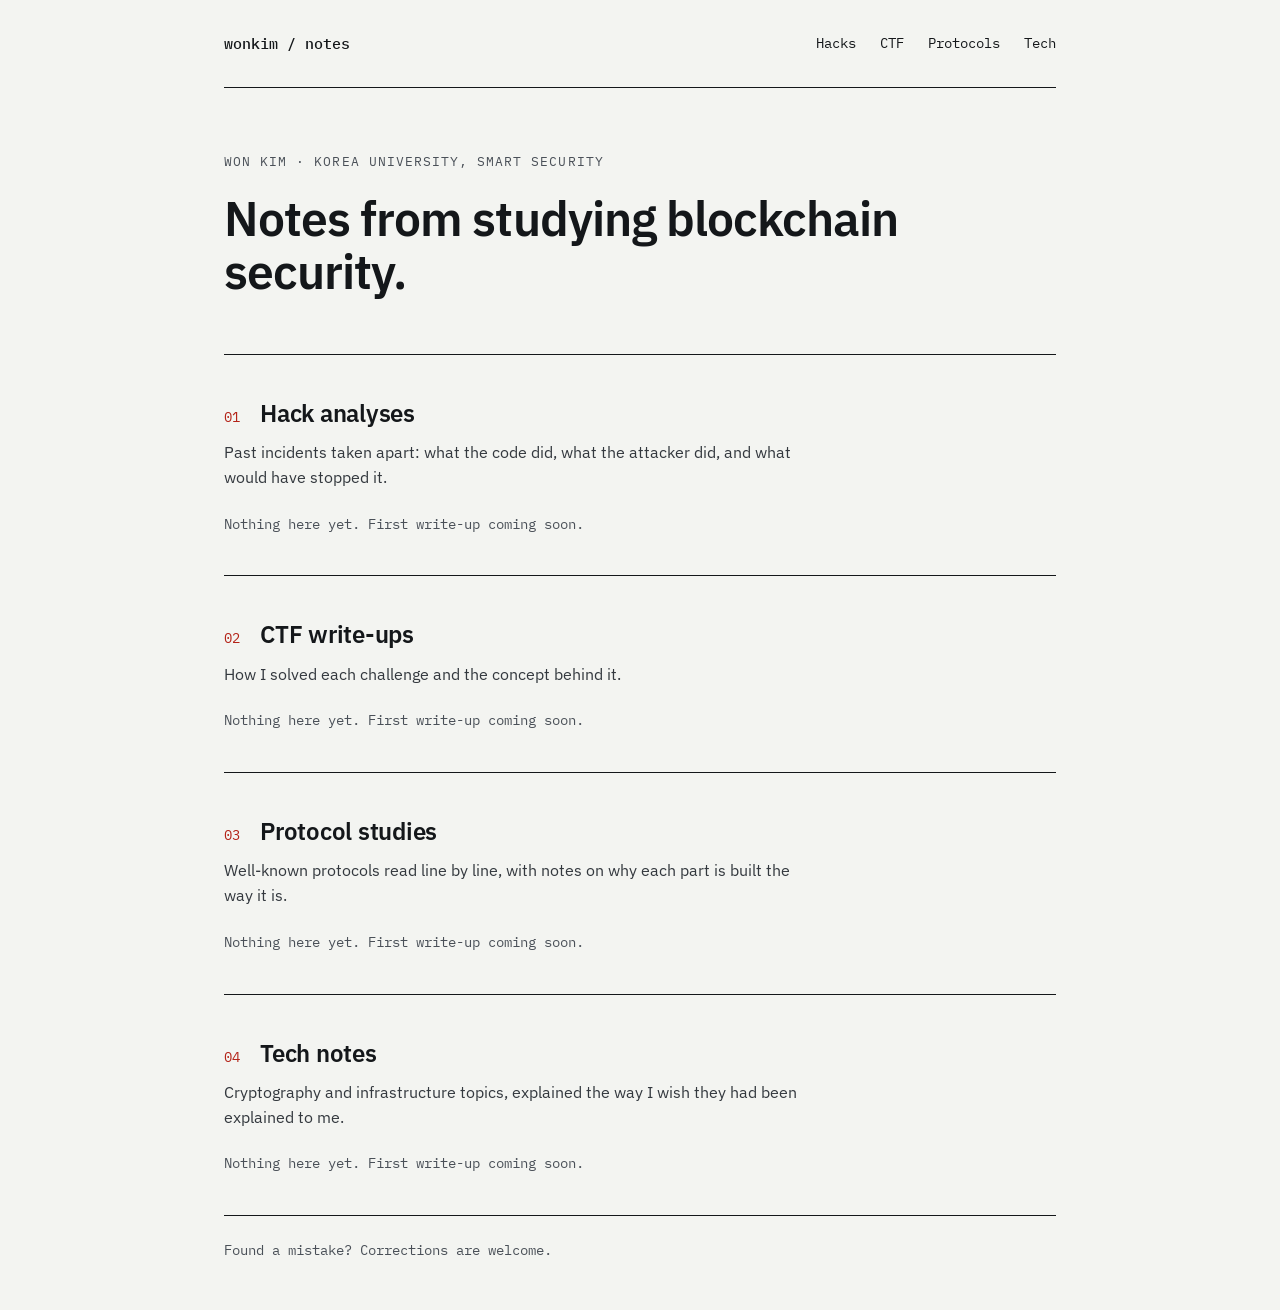
<file: index.html>
<!doctype html>
<html lang="en">
<head>
<meta charset="utf-8">
<meta name="viewport" content="width=device-width, initial-scale=1">
<title>Blockchain security study notes</title>
<meta name="description" content="Study notes on blockchain security: hack analyses, CTF write-ups, protocol studies and tech notes.">
<link rel="preconnect" href="https://fonts.googleapis.com">
<link rel="preconnect" href="https://fonts.gstatic.com" crossorigin>
<link rel="stylesheet" href="https://fonts.googleapis.com/css2?family=IBM+Plex+Mono:wght@400;500&family=IBM+Plex+Sans:wght@400;500;600&display=swap">
<link rel="stylesheet" href="style.css">
</head>
<body>
<div class="wrap">

<header class="top">
  <a class="handle" href="index.html" id="handle">notes</a>
  <nav aria-label="Sections">
    <a href="hacks.html">Hacks</a>
    <a href="ctf.html">CTF</a>
    <a href="protocols.html">Protocols</a>
    <a href="tech.html">Tech</a>
  </nav>
</header>

<main>
<section class="hero">
  <p class="eyebrow" id="eyebrow"></p>
  <h1 id="headline"></h1>
  <p class="intro" id="intro"></p>
  <p class="mono" id="hero-link"></p>
</section>
<div id="sections"></div>
</main>

<footer>
  <span class="muted">Found a mistake? Corrections are welcome.</span>
  <div class="links" id="footer-links"></div>
</footer>

</div>
<script src="content.js"></script>
<script src="main.js"></script>
</body>
</html>
</file>
<file: style.css>
:root {
  --ground: #F3F4F1;
  --ink: #14171A;
  --body: #33383E;
  --muted: #4A5058;
  --rule: #C4C8C1;
  --card: #FFFFFF;
  --accent: #B42318;
  --mono: 'IBM Plex Mono', ui-monospace, monospace;
  --sans: 'IBM Plex Sans', system-ui, sans-serif;
}

* { box-sizing: border-box; }
html { scroll-behavior: smooth; }
body {
  margin: 0;
  background: var(--ground);
  color: var(--ink);
  font-family: var(--sans);
  font-size: 1rem;
  line-height: 1.55;
}
a { color: var(--ink); }
a:hover { color: var(--accent); }
a:focus-visible { outline: 2px solid var(--accent); outline-offset: 2px; }

.wrap { max-width: 880px; margin: 0 auto; padding: 0 1.5rem; }
.mono { font-family: var(--mono); font-size: 0.875rem; }
.muted { color: var(--muted); }

.top {
  display: flex; flex-wrap: wrap; justify-content: space-between; align-items: center;
  gap: 0.5rem 1.5rem; padding: 1.25rem 0; border-bottom: 1px solid var(--ink);
}
.top a { text-decoration: none; padding: 0.75rem 0; font-family: var(--mono); font-size: 0.875rem; }
.top .handle { font-size: 0.9375rem; font-weight: 500; }
.top nav { display: flex; flex-wrap: wrap; gap: 0.25rem 1.5rem; }

.hero { display: flex; flex-direction: column; gap: 1.25rem; padding: 4rem 0 3.5rem; }
.hero p { margin: 0; }
.eyebrow {
  font-family: var(--mono); font-size: 0.8125rem; letter-spacing: 0.08em;
  text-transform: uppercase; color: var(--muted);
}
h1 {
  margin: 0; font-size: clamp(2rem, 5vw, 3rem); line-height: 1.1;
  font-weight: 600; letter-spacing: -0.02em;
}
.intro { max-width: 36rem; font-size: 1.125rem; color: var(--body); }
.hero .mono a { display: inline-block; padding: 0.75rem 0; }

#sections > section { padding: 2.5rem 0; border-top: 1px solid var(--ink); }
#page > section { padding: 2.5rem 0; border-top: 1px solid var(--ink); }
#page > .page-head { display: flex; flex-direction: column; gap: 1rem; padding: 3.5rem 0 2.5rem; border-top: 0; }
#page > .page-head p { margin: 0; }
h2 a { text-decoration: none; }
.more { margin: 1rem 0 0; font-family: var(--mono); font-size: 0.875rem; }
.more a { display: inline-block; padding: 0.75rem 0; }
.top nav a[aria-current="page"] { color: var(--accent); text-decoration: underline; text-underline-offset: 0.4em; }
footer > a { padding: 0.75rem 0; }
.head { display: flex; flex-wrap: wrap; align-items: baseline; gap: 0.5rem 1.25rem; margin-bottom: 0.5rem; }
.num { font-family: var(--mono); font-size: 0.875rem; color: var(--accent); }
h2 { margin: 0; font-size: 1.5rem; font-weight: 600; letter-spacing: -0.01em; }
.lede { margin: 0 0 1.5rem; max-width: 36rem; color: var(--body); }
.empty { margin: 0; font-family: var(--mono); font-size: 0.875rem; color: var(--muted); }

.cards { display: flex; flex-wrap: wrap; gap: 1.25rem; }
.card {
  flex: 1 1 320px; min-width: 0; display: flex; flex-direction: column; gap: 0.5rem;
  padding: 1.25rem; background: var(--card); border: 1px solid var(--ink);
}
.card h3 { margin: 0; font-size: 1.125rem; font-weight: 600; }
.card h3 a { text-decoration: none; }
.card p { margin: 0; font-size: 0.9375rem; color: var(--body); }
.card .meta {
  margin-top: auto; padding-top: 0.75rem; border-top: 1px solid #D5D8D2;
  font-family: var(--mono); font-size: 0.8125rem; color: var(--muted);
}
.tag { align-self: flex-start; padding: 0.125rem 0.5rem; font-family: var(--mono); font-size: 0.8125rem; }
.tag.high { background: #FDECEA; color: #8F1D14; }
.tag.medium { background: #FDF0DC; color: #7A4A00; }
.tag.low { background: #E6EEFB; color: #173F8A; }

.rows { margin: 0; padding: 0; list-style: none; border-bottom: 1px solid var(--rule); }
.rows li {
  display: flex; flex-wrap: wrap; justify-content: space-between; align-items: center;
  gap: 0.25rem 1rem; border-top: 1px solid var(--rule);
}
.rows a, .rows .title { padding: 0.75rem 0; font-weight: 500; text-decoration: none; }
.rows .meta { font-family: var(--mono); font-size: 0.875rem; color: var(--body); }

footer {
  display: flex; flex-wrap: wrap; justify-content: space-between; align-items: center;
  gap: 0.5rem 2rem; padding: 1.5rem 0 3rem; border-top: 1px solid var(--ink);
  font-family: var(--mono); font-size: 0.875rem;
}
footer .links { display: flex; flex-wrap: wrap; gap: 0.25rem 1.5rem; }
footer .links a { padding: 0.75rem 0; }
</file>
